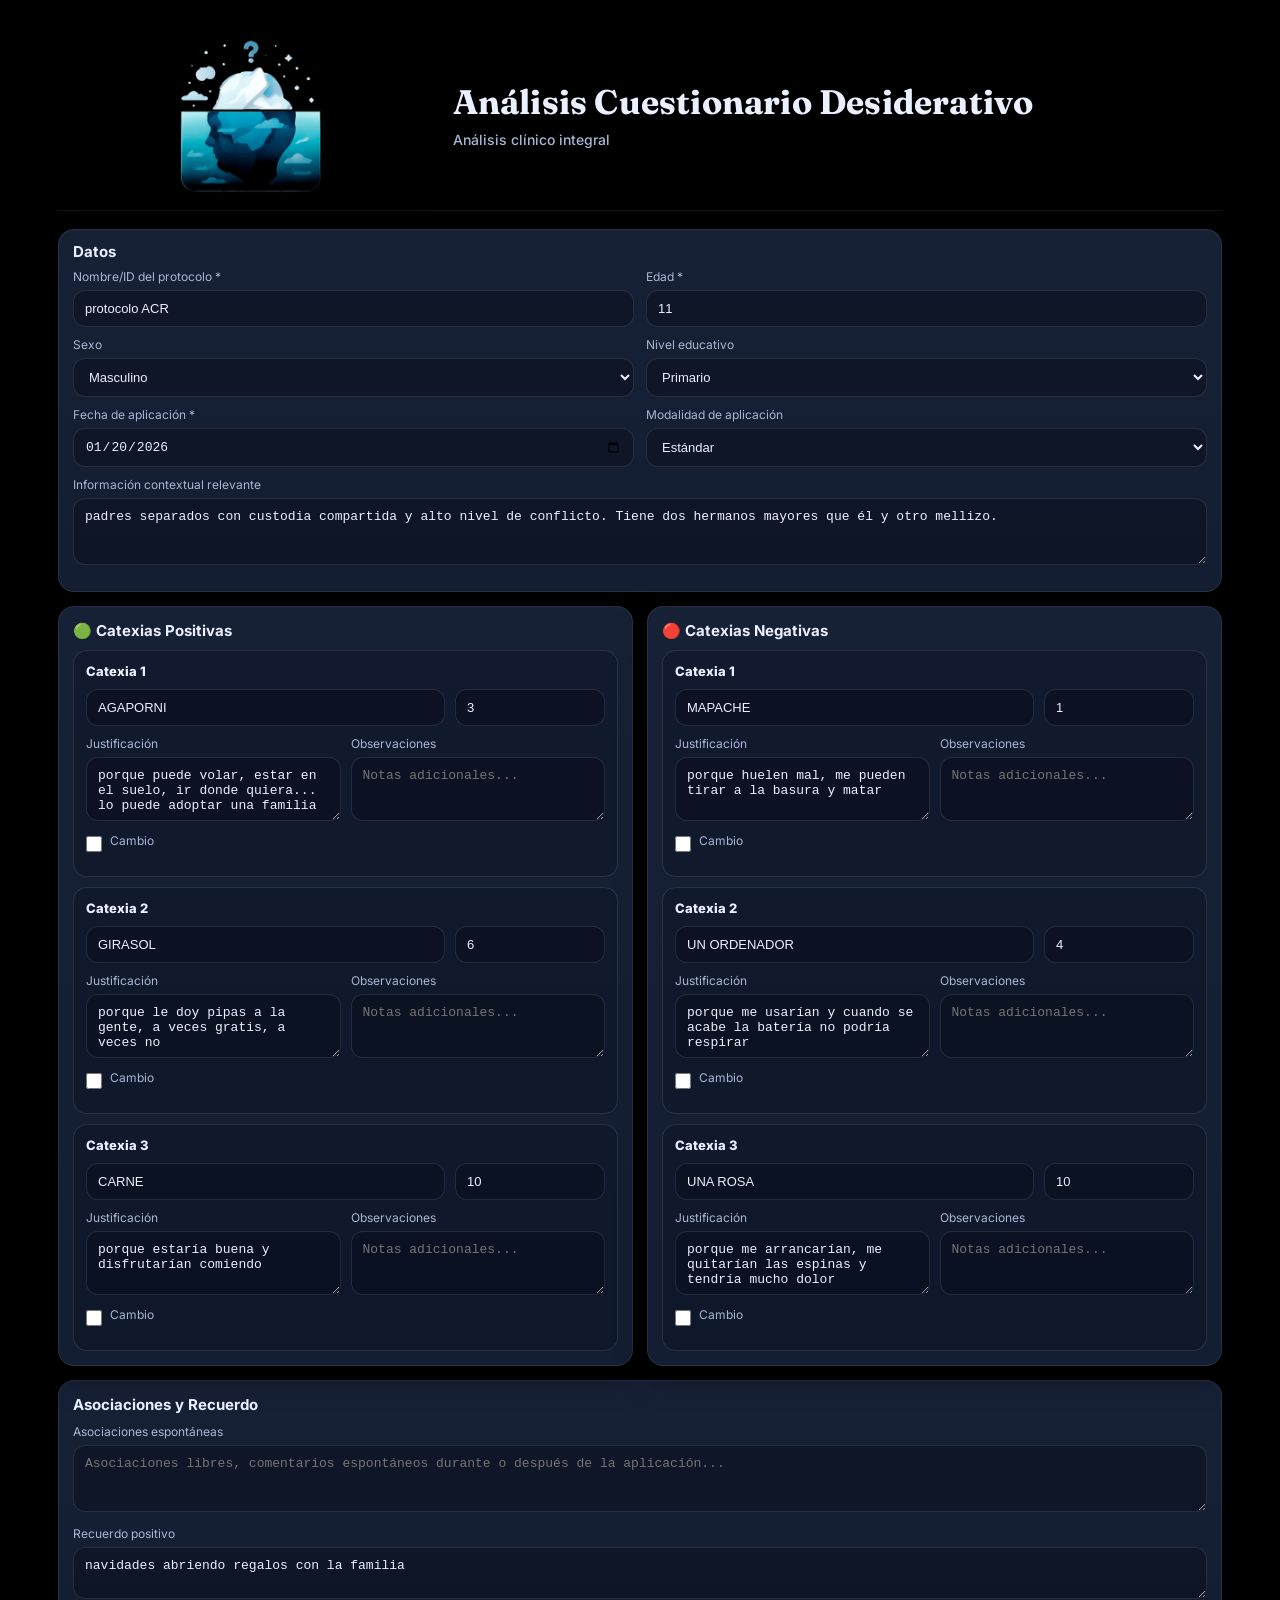
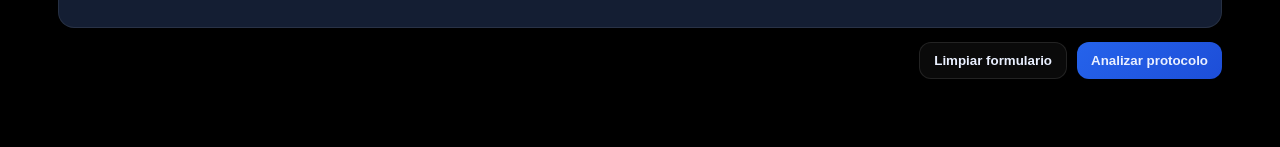
<file: index.html>
<!DOCTYPE html>
<html lang="es">
<head>
  <meta charset="UTF-8">
  <meta name="viewport" content="width=device-width, initial-scale=1.0">
  <title>Análisis Cuestionario Desiderativo</title>

  <link rel="stylesheet" href="form.css">
  <link rel="manifest" href="manifest.json">
  <meta name="theme-color" content="#2c3e50">

  <!-- Icono para pestaña/marcador -->
  <link rel="icon" href="icon black.png" type="image/png">
  <link rel="shortcut icon" href="icon black.png" type="image/png">

  <!-- Icono para iPhone / pantalla de inicio -->
  <link rel="apple-touch-icon" href="icon black.png">

  <link rel="preconnect" href="https://fonts.googleapis.com">
  <link rel="preconnect" href="https://fonts.gstatic.com" crossorigin>
  <link href="https://fonts.googleapis.com/css2?family=Inter:wght@400;500;600;700&family=Fraunces:opsz,wght@9..144,600;9..144,700&display=swap" rel="stylesheet">
</head>
<body>
  <div class="container">
    <header class="app-header">
      <div class="header-title">
        <img src="icon black.png" alt="Icono" class="app-icon">
        <div class="header-text">
          <h1 class="app-title">Análisis Cuestionario Desiderativo</h1>
          <p class="subtitle">Análisis clínico integral</p>
        </div>
      </div>
    </header>

    <main>
      <form id="desiderativo-form">
        <section class="form-section form-section--datos">
          <h2>Datos</h2>

          <div class="form-row">
            <div class="form-group">
              <label for="nombre">Nombre/ID del protocolo *</label>
              <input type="text" id="nombre" name="nombre" required placeholder="Ej: Protocolo ACR">
            </div>

            <div class="form-group">
              <label for="edad">Edad *</label>
              <input type="number" id="edad" name="edad" min="4" max="100" required placeholder="Años">
            </div>
          </div>

          <div class="form-row">
            <div class="form-group">
              <label for="genero">Sexo</label>
              <select id="genero" name="genero">
                <option value="">Seleccionar...</option>
                <option value="masculino">Masculino</option>
                <option value="femenino">Femenino</option>
                <option value="otro">Otro</option>
                <option value="no-especifica">Prefiere no especificar</option>
              </select>
            </div>

            <div class="form-group">
              <label for="nivel_educativo">Nivel educativo</label>
              <select id="nivel_educativo" name="nivel_educativo">
                <option value="">Seleccionar...</option>
                <option value="inicial">Inicial</option>
                <option value="primario">Primario</option>
                <option value="secundario">Secundario</option>
                <option value="terciario">Terciario</option>
                <option value="universitario">Universitario</option>
                <option value="posgrado">Posgrado</option>
              </select>
            </div>
          </div>

          <div class="form-row">
            <div class="form-group">
              <label for="fecha">Fecha de aplicación *</label>
              <input type="date" id="fecha" name="fecha" required>
            </div>

            <div class="form-group">
              <label for="modalidad">Modalidad de aplicación</label>
              <select id="modalidad" name="modalidad">
                <option value="estandar">Estándar</option>
                <option value="guiada">Guiada</option>
                <option value="modificada">Modificada</option>
              </select>
            </div>
          </div>

          <div class="form-group">
            <label for="informacion">Información contextual relevante</label>
            <textarea id="informacion" name="informacion" rows="3" placeholder="Motivo de consulta, antecedentes, observaciones de conducta durante la aplicación..."></textarea>
          </div>
        </section>

        <div class="catexias-two-col">
          <section class="form-section">
            <h2>🟢 Catexias Positivas</h2>
              <div id="positivas-container"></div>
          </section>

          <section class="form-section">
            <h2>🔴 Catexias Negativas</h2>
                <div id="negativas-container"></div>
          </section>
        </div>

        <section class="form-section">
          <h2>Asociaciones y Recuerdo</h2>

          <div class="form-group">
            <label for="asociaciones">Asociaciones espontáneas</label>
            <textarea id="asociaciones" name="asociaciones" rows="3" placeholder="Asociaciones libres, comentarios espontáneos durante o después de la aplicación..."></textarea>
          </div>

          <div class="form-group">
            <label for="recuerdo">Recuerdo positivo</label>
            <textarea id="recuerdo" name="recuerdo" rows="2" placeholder="Recuerdo positivo solicitado al finalizar..."></textarea>
          </div>
        </section>

        <section class="form-actions">
          <button type="button" id="limpiar" class="btn btn-secondary">Limpiar formulario</button>
          <button type="button" id="analizar" class="btn btn-primary">Analizar protocolo</button>
        </section>

        <div class="status-container">
          <div id="spinner" class="spinner" hidden></div>
          <p id="statusText" class="status-text"></p>
        </div>
      </form>

      <section id="result-section" class="result-section" style="display: none;">
        <div class="result-header">
          <h2>Informe de Análisis</h2>
          <button type="button" id="guardar-imprimir" class="btn btn-success">Guardar / Imprimir</button>
        </div>
        <textarea id="result-text" class="result-textarea" readonly></textarea>
      </section>
    </main>

    <footer class="app-footer" aria-hidden="true"></footer>
  </div>

  <script type="module" src="form.js"></script>
  <script>
    if ('serviceWorker' in navigator) {
      window.addEventListener('load', () => {
        navigator.serviceWorker.register('sw.js')
          .then(() => console.log('✓ Service Worker registrado'))
          .catch(err => console.log('✗ Error en Service Worker:', err));
      });
    }
  </script>
</body>
</html>
</file>
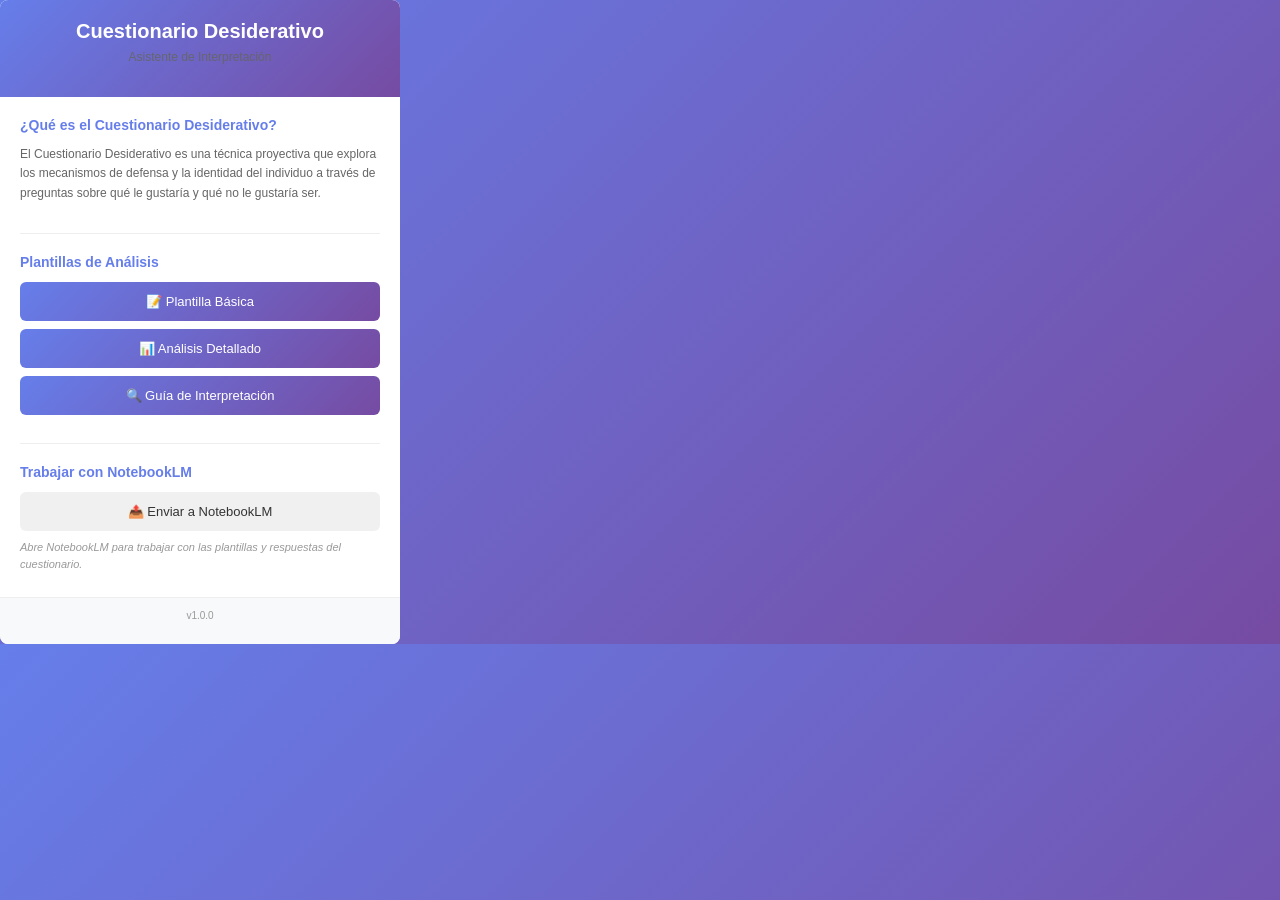
<file: popup.html>
<!DOCTYPE html>
<html lang="es">
<head>
  <meta charset="UTF-8">
  <meta name="viewport" content="width=device-width, initial-scale=1.0">
  <title>Desiderativo Assistant</title>
  <link rel="stylesheet" href="popup.css">
</head>
<body>
  <div class="container">
    <header>
      <h1>Cuestionario Desiderativo</h1>
      <p class="subtitle">Asistente de Interpretación</p>
    </header>

    <main>
      <section class="info-section">
        <h2>¿Qué es el Cuestionario Desiderativo?</h2>
        <p>El Cuestionario Desiderativo es una técnica proyectiva que explora los mecanismos de defensa y la identidad del individuo a través de preguntas sobre qué le gustaría y qué no le gustaría ser.</p>
      </section>

      <section class="action-section">
        <h2>Plantillas de Análisis</h2>
        <button id="btn-template-basic" class="btn btn-primary">
          📝 Plantilla Básica
        </button>
        <button id="btn-template-detailed" class="btn btn-primary">
          📊 Análisis Detallado
        </button>
        <button id="btn-template-interpretation" class="btn btn-primary">
          🔍 Guía de Interpretación
        </button>
      </section>

      <section class="notebook-section">
        <h2>Trabajar con NotebookLM</h2>
        <button id="btn-send-to-notebook" class="btn btn-secondary">
          📤 Enviar a NotebookLM
        </button>
        <p class="help-text">Abre NotebookLM para trabajar con las plantillas y respuestas del cuestionario.</p>
      </section>

      <section class="resources-section">
        <h2>Recursos</h2>
        <ul class="resource-list">
          <li><a href="#" id="link-guide" target="_blank">📚 Guía de Administración</a></li>
          <li><a href="#" id="link-interpretation" target="_blank">🎯 Criterios de Interpretación</a></li>
          <li><a href="#" id="link-examples" target="_blank">💡 Ejemplos de Casos</a></li>
        </ul>
      </section>
    </main>

    <footer>
      <p class="version">v1.0.0</p>
    </footer>
  </div>
  <script src="popup.js"></script>
</body>
</html>
</file>
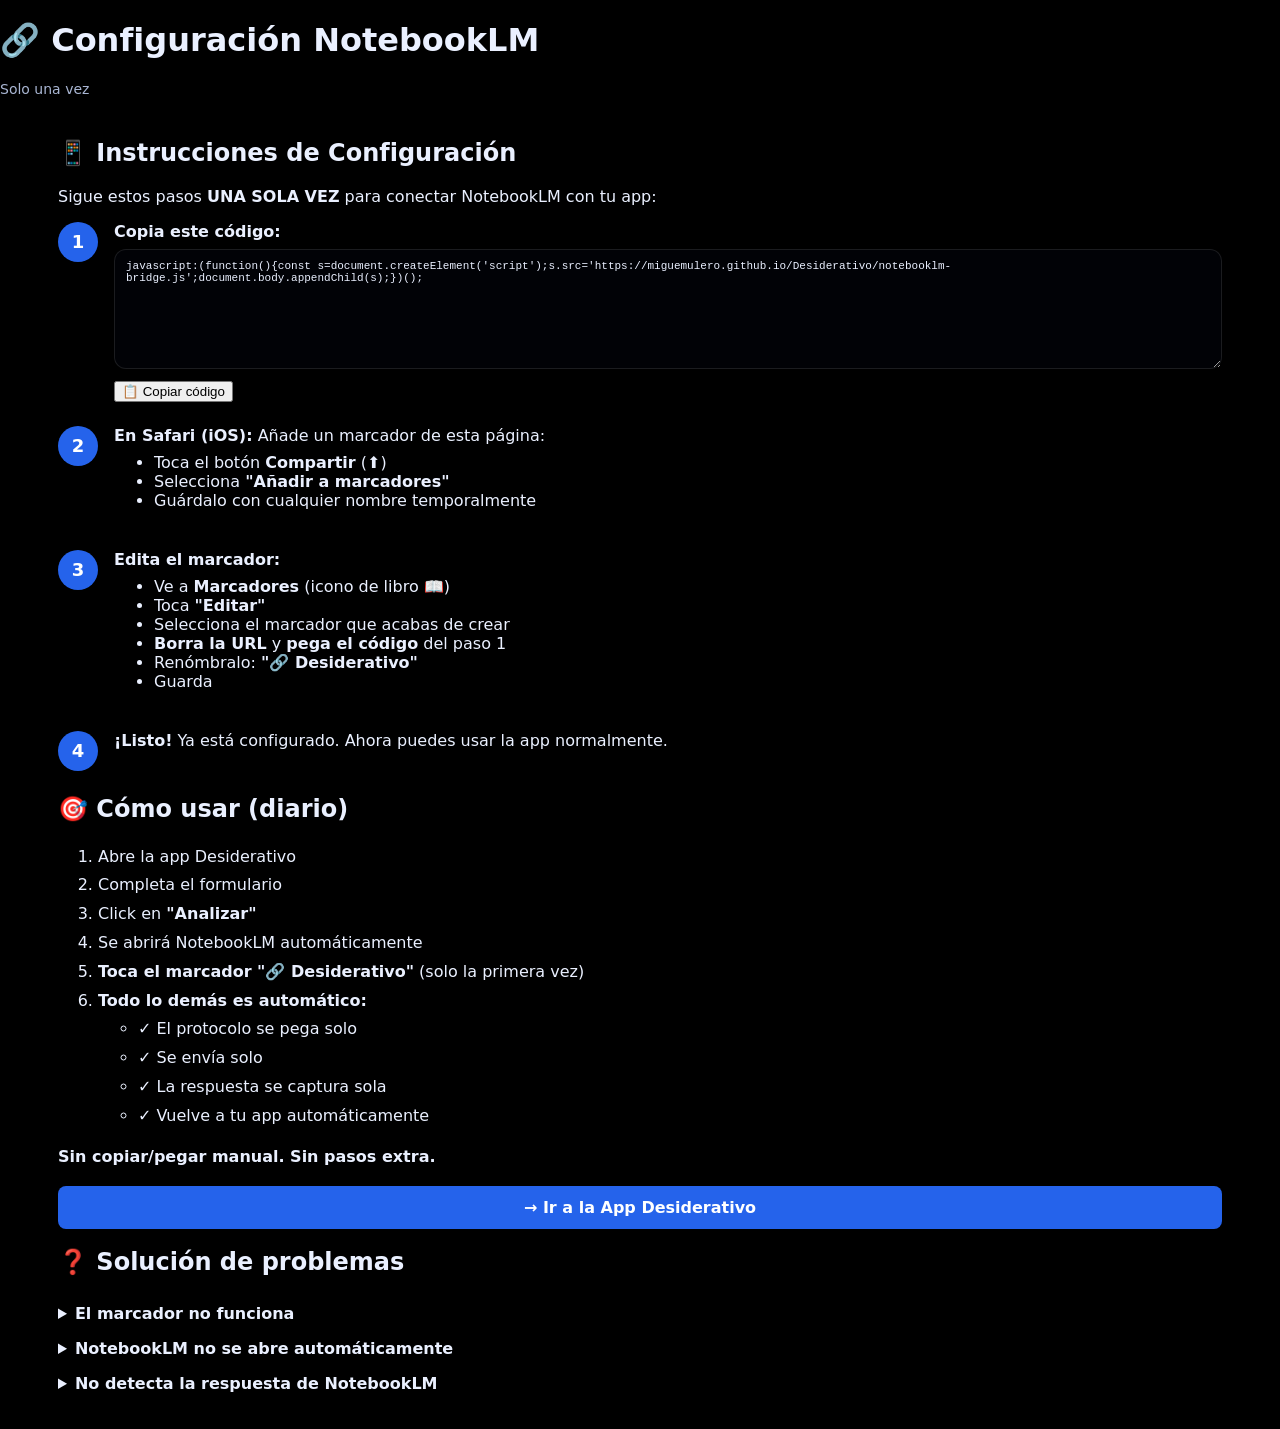
<file: setup.html>
<!DOCTYPE html>
<html lang="es">
<head>
  <meta charset="UTF-8">
  <meta name="viewport" content="width=device-width, initial-scale=1.0">
  <title>Configurar NotebookLM Bridge</title>
  <link rel="stylesheet" href="form.css">
  <style>
    .step {
      display: flex;
      gap: 16px;
      margin-bottom: 24px;
      align-items: flex-start;
    }
    .step-number {
      width: 40px;
      height: 40px;
      background: var(--primary);
      color: white;
      border-radius: 50%;
      display: flex;
      align-items: center;
      justify-content: center;
      font-weight: 700;
      font-size: 18px;
      flex-shrink: 0;
    }
    .step > div {
      flex: 1;
    }
    textarea {
      width: 100%;
      height: 120px;
      margin-top: 8px;
      font-size: 11px;
      font-family: monospace;
    }
    button {
      margin-top: 8px;
    }
    ol {
      line-height: 1.8;
    }
    a.btn-link {
      display: block;
      text-align: center;
      margin-top: 20px;
      padding: 12px;
      text-decoration: none;
      background: var(--primary);
      color: white;
      border-radius: 8px;
      font-weight: 600;
    }
    a.btn-link:hover {
      background: var(--primary-hover);
    }
  </style>
</head>
<body>
  <header class="topbar">
    <div>
      <h1>🔗 Configuración NotebookLM</h1>
      <p class="subtitle">Solo una vez</p>
    </div>
  </header>

  <main class="container">
    <div class="card">
      <h2>📱 Instrucciones de Configuración</h2>
      <p>Sigue estos pasos <strong>UNA SOLA VEZ</strong> para conectar NotebookLM con tu app:</p>
    </div>

    <div class="card">
      <div class="step">
        <span class="step-number">1</span>
        <div>
          <strong>Copia este código:</strong>
          <textarea id="bookmarklet-code" readonly>javascript:(function(){const s=document.createElement('script');s.src='https://miguemulero.github.io/Desiderativo/notebooklm-bridge.js';document.body.appendChild(s);})();</textarea>
          <button onclick="copyCode()" class="primary">📋 Copiar código</button>
          <span id="copy-status" style="margin-left: 8px; color: var(--success); display: none;">✓ Copiado</span>
        </div>
      </div>

      <div class="step">
        <span class="step-number">2</span>
        <div>
          <strong>En Safari (iOS):</strong> Añade un marcador de esta página:
          <ul style="margin-top: 8px;">
            <li>Toca el botón <strong>Compartir</strong> (⬆️)</li>
            <li>Selecciona <strong>"Añadir a marcadores"</strong></li>
            <li>Guárdalo con cualquier nombre temporalmente</li>
          </ul>
        </div>
      </div>

      <div class="step">
        <span class="step-number">3</span>
        <div>
          <strong>Edita el marcador:</strong>
          <ul style="margin-top: 8px;">
            <li>Ve a <strong>Marcadores</strong> (icono de libro 📖)</li>
            <li>Toca <strong>"Editar"</strong></li>
            <li>Selecciona el marcador que acabas de crear</li>
            <li><strong>Borra la URL</strong> y <strong>pega el código</strong> del paso 1</li>
            <li>Renómbralo: <strong>"🔗 Desiderativo"</strong></li>
            <li>Guarda</li>
          </ul>
        </div>
      </div>

      <div class="step">
        <span class="step-number">4</span>
        <div>
          <strong>¡Listo!</strong> Ya está configurado. Ahora puedes usar la app normalmente.
        </div>
      </div>
    </div>

    <div class="card">
      <h2>🎯 Cómo usar (diario)</h2>
      <ol>
        <li>Abre la app Desiderativo</li>
        <li>Completa el formulario</li>
        <li>Click en <strong>"Analizar"</strong></li>
        <li>Se abrirá NotebookLM automáticamente</li>
        <li><strong>Toca el marcador "🔗 Desiderativo"</strong> (solo la primera vez)</li>
        <li><strong>Todo lo demás es automático:</strong>
          <ul>
            <li>✓ El protocolo se pega solo</li>
            <li>✓ Se envía solo</li>
            <li>✓ La respuesta se captura sola</li>
            <li>✓ Vuelve a tu app automáticamente</li>
          </ul>
        </li>
      </ol>
      <p><strong>Sin copiar/pegar manual. Sin pasos extra.</strong></p>
      
      <a href="index.html" class="btn-link">
        → Ir a la App Desiderativo
      </a>
    </div>

    <div class="card">
      <h2>❓ Solución de problemas</h2>
      <details>
        <summary style="cursor: pointer; font-weight: 600; padding: 8px 0;">El marcador no funciona</summary>
        <p style="margin-top: 8px;">Verifica que:
          <ul>
            <li>El código comienza con <code>javascript:(function()</code></li>
            <li>No tiene espacios antes de <code>javascript:</code></li>
            <li>Lo pegaste en el campo URL del marcador, no en el nombre</li>
          </ul>
        </p>
      </details>
      
      <details>
        <summary style="cursor: pointer; font-weight: 600; padding: 8px 0;">NotebookLM no se abre automáticamente</summary>
        <p style="margin-top: 8px;">Es normal. Simplemente ábrelo manualmente y toca el marcador "🔗 Desiderativo".</p>
      </details>
      
      <details>
        <summary style="cursor: pointer; font-weight: 600; padding: 8px 0;">No detecta la respuesta de NotebookLM</summary>
        <p style="margin-top: 8px;">Asegúrate de que:
          <ul>
            <li>Tocaste el marcador DESPUÉS de que NotebookLM se abrió</li>
            <li>La respuesta terminó de generarse (dice "FIN DEL INFORME")</li>
            <li>Ambas pestañas/ventanas están abiertas (la app y NotebookLM)</li>
          </ul>
        </p>
      </details>
    </div>
  </main>

  <script>
    function copyCode() {
      const textarea = document.getElementById('bookmarklet-code');
      textarea.select();
      document.execCommand('copy');
      
      // Mostrar confirmación
      const status = document.getElementById('copy-status');
      status.style.display = 'inline';
      setTimeout(() => {
        status.style.display = 'none';
      }, 2000);
    }
  </script>
</body>
</html>
</file>
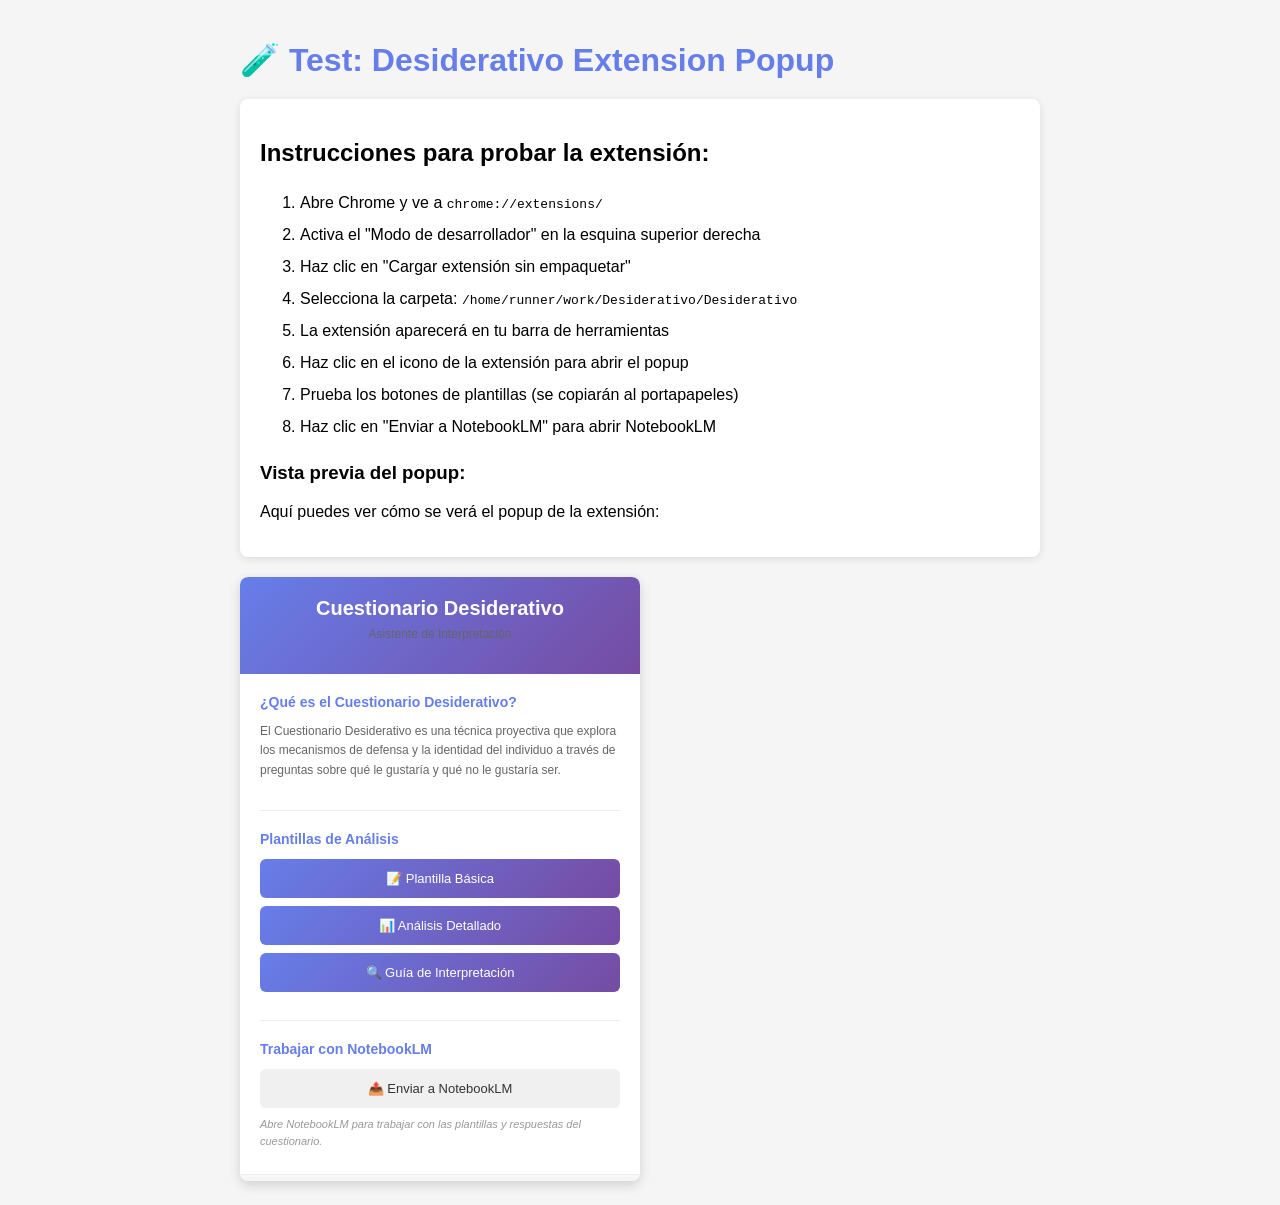
<file: test.html>
<!DOCTYPE html>
<html lang="es">
<head>
  <meta charset="UTF-8">
  <meta name="viewport" content="width=device-width, initial-scale=1.0">
  <title>Test Extension Popup</title>
  <style>
    body {
      margin: 0;
      padding: 20px;
      font-family: Arial, sans-serif;
      background: #f5f5f5;
    }
    .test-container {
      max-width: 800px;
      margin: 0 auto;
    }
    h1 {
      color: #667eea;
      margin-bottom: 20px;
    }
    .instructions {
      background: white;
      padding: 20px;
      border-radius: 8px;
      margin-bottom: 20px;
      box-shadow: 0 2px 8px rgba(0,0,0,0.1);
    }
    .popup-container {
      display: inline-block;
      box-shadow: 0 4px 12px rgba(0,0,0,0.15);
      border-radius: 8px;
      overflow: hidden;
    }
    iframe {
      border: none;
      width: 400px;
      height: 600px;
    }
    ol {
      line-height: 2;
    }
  </style>
</head>
<body>
  <div class="test-container">
    <h1>🧪 Test: Desiderativo Extension Popup</h1>
    
    <div class="instructions">
      <h2>Instrucciones para probar la extensión:</h2>
      <ol>
        <li>Abre Chrome y ve a <code>chrome://extensions/</code></li>
        <li>Activa el "Modo de desarrollador" en la esquina superior derecha</li>
        <li>Haz clic en "Cargar extensión sin empaquetar"</li>
        <li>Selecciona la carpeta: <code>/home/runner/work/Desiderativo/Desiderativo</code></li>
        <li>La extensión aparecerá en tu barra de herramientas</li>
        <li>Haz clic en el icono de la extensión para abrir el popup</li>
        <li>Prueba los botones de plantillas (se copiarán al portapapeles)</li>
        <li>Haz clic en "Enviar a NotebookLM" para abrir NotebookLM</li>
      </ol>

      <h3>Vista previa del popup:</h3>
      <p>Aquí puedes ver cómo se verá el popup de la extensión:</p>
    </div>

    <div class="popup-container">
      <iframe src="popup.html"></iframe>
    </div>
  </div>
</body>
</html>
</file>
<file: form.css>
:root{
  --bg:#000000;
  --card:#0f1a2f;
  --border:#24324d;
  --text:#eaf0ff;
  --muted:#a9b6d3;
  --primary:#2563eb;
  --primary-2:#1d4ed8;
  --success:#10b981;
  --danger:#ef4444;
  --shadow: rgba(0,0,0,0.35);
}

*{ box-sizing:border-box; }

body{
  margin:0;
  font-family: Inter, ui-sans-serif, system-ui, -apple-system, Segoe UI, Roboto, Arial;
  background: var(--bg);
  color:var(--text);
}

.container{
  max-width: 1200px;
  margin: 0 auto;
  padding: 22px 18px 28px;
}

/* Header */
.app-header{
  padding: 14px 10px 14px;
  border-bottom: 1px solid rgba(255,255,255,.08);
  margin-bottom: 18px;
}

.header-title{
  display:flex;
  align-items:center;
  justify-content:center;
  gap: 14px;
}

/* 1/3 icono, 2/3 textos */
.app-icon{
  width: clamp(92px, 28vw, 160px);
  height: clamp(92px, 28vw, 160px);
  border-radius: 14px;
  box-shadow: 0 10px 20px rgba(0,0,0,.35);
  flex: 0 0 33%;
  object-fit: contain;
}

.header-text{
  flex: 0 0 67%;
  display:flex;
  flex-direction:column;
  align-items:flex-start;
  justify-content:center;
  min-width: 0;
}

.app-title{
  margin:0;
  font-family: "Fraunces", ui-serif, Georgia, "Times New Roman", Times, serif;
  font-size: 34px; /* más grande en escritorio */
  letter-spacing: .2px;
  font-weight: 700;
  text-align:left;
  line-height: 1.1;
}

.subtitle{
  margin:10px 0 0;
  color:var(--muted);
  font-size: 14px;
  font-weight: 500;
  text-align:left;
}

/* Sections */
.form-section{
  background: linear-gradient(180deg, rgba(255,255,255,.03) 0%, rgba(255,255,255,.02) 100%), var(--card);
  border: 1px solid rgba(255,255,255,.08);
  border-radius: 16px;
  padding: 14px;
  margin-bottom: 14px;
  box-shadow: 0 14px 30px var(--shadow);
}

.form-section h2{
  margin: 0 0 10px;
  font-size: 15px;
  font-weight: 700;
}

/* Datos: un poco menos de altura (menos padding + menos margen del título) */
.form-section--datos{
  padding: 12px 14px;
}
.form-section--datos h2{
  margin: 0 0 8px;
}

.section-description{
  margin: -4px 0 12px;
  color: var(--muted);
  font-size: 12px;
}

.form-row{
  display:grid;
  grid-template-columns: 1fr 1fr;
  gap: 12px;
}

.form-group{ margin-bottom: 10px; }

label{
  display:block;
  font-size: 12px;
  color: var(--muted);
  margin-bottom: 6px;
}

input, select, textarea{
  width: 100%;
  border-radius: 12px;
  border: 1px solid rgba(255,255,255,.10);
  background: rgba(3, 7, 18, .35);
  color: var(--text);
  padding: 10px 11px;
  font-size: 13px;
  outline: none;
}

textarea{ resize: vertical; }

input:focus, select:focus, textarea:focus{
  border-color: rgba(37,99,235,.8);
  box-shadow: 0 0 0 4px rgba(37,99,235,.18);
}

/* Catexias en 2 columnas */
.catexias-two-col{
  display:grid;
  grid-template-columns: 1fr 1fr;
  gap: 14px;
  align-items: start;
}

/* Botones */
.form-actions{
  display:flex;
  gap: 10px;
  justify-content: flex-end;
  margin: 14px 0 6px;
}

.btn{
  border: 1px solid rgba(255,255,255,.10);
  border-radius: 12px;
  padding: 10px 14px;
  font-weight: 650;
  cursor: pointer;
  display: inline-flex;
  align-items:center;
  gap: 8px;
  background: rgba(255,255,255,.04);
  color: var(--text);
}

.btn-primary{
  border: 0;
  background: linear-gradient(135deg, var(--primary) 0%, var(--primary-2) 100%);
}
.btn-secondary{ background: rgba(255,255,255,.04); }
.btn-success{
  border: 0;
  background: linear-gradient(135deg, #16a34a 0%, #10b981 100%);
}
.btn-danger{
  border: 0;
  background: var(--danger);
  color: white;
}
.btn:disabled{ opacity:.6; cursor:not-allowed; }

/* Status */
.status-container{
  min-height: 34px;
  display:flex;
  align-items:center;
  gap: 10px;
  color: var(--muted);
}

.spinner{
  width: 18px;
  height: 18px;
  border-radius: 50%;
  border: 3px solid rgba(255,255,255,.15);
  border-top-color: var(--primary);
  animation: spin .8s linear infinite;
}
@keyframes spin { to { transform: rotate(360deg); } }

/* Resultado */
.result-section{
  background: linear-gradient(180deg, rgba(255,255,255,.03) 0%, rgba(255,255,255,.02) 100%), var(--card);
  border: 1px solid rgba(16,185,129,.45);
  border-radius: 16px;
  padding: 14px;
  margin-top: 12px;
  box-shadow: 0 14px 30px var(--shadow);
}

.result-header{
  display:flex;
  align-items:center;
  justify-content: space-between;
  gap: 10px;
  margin-bottom: 10px;
}

textarea.result-textarea{
  width: 100%;
  min-height: 240px;
  height: auto;

  font-family: ui-monospace, SFMono-Regular, Menlo, Monaco, Consolas, "Courier New", monospace;
  line-height: 1.45;
  white-space: pre-wrap;

  overflow: hidden;
  overflow-y: hidden;
  resize: none !important;
  max-height: none;
}

/* Catexias */
#positivas-container, #negativas-container{
  display:flex;
  flex-direction:column;
  gap: 10px;
}

.catexia-item{
  border: 1px solid rgba(255,255,255,.10);
  border-radius: 14px;
  padding: 12px;
  background: rgba(3,7,18,.22);
}

.catexia-header{
  font-size: 13px;
  font-weight: 800;
  margin-bottom: 10px;
}

.catexia-main{
  display:grid;
  grid-template-columns: 1fr 150px;
  gap: 10px;
  margin-bottom: 10px;
}

.catexia-texts{
  display:grid;
  grid-template-columns: 1fr 1fr;
  gap: 10px;
  margin-bottom: 8px;
}

.catexia-texts textarea{ min-height: 64px; }

.checkbox-row{
  display:flex;
  align-items:center;
  gap: 8px;
  margin: 6px 0 8px;
}

.checkbox-row input[type="checkbox"]{
  width: 16px;
  height: 16px;
  margin: 0;
}

.add-btn{
  width: 100%;
  padding: 10px 12px;
  border-radius: 12px;
  border: 1px dashed rgba(255,255,255,.18);
  background: rgba(255,255,255,.03);
  color: var(--text);
  cursor: pointer;
  font-weight: 700;
}

.extras-container{
  margin-top: 10px;
  display:flex;
  flex-direction:column;
  gap: 10px;
}

.extra-response{
  display:grid;
  grid-template-columns: 1fr 140px 44px;
  gap: 10px;
  align-items:center;
}

.remove-btn{
  width: 44px;
  height: 40px;
  border-radius: 12px;
  font-size: 18px;
  display:flex;
  align-items:center;
  justify-content:center;
  padding: 0;
}

/* Responsive */
@media (max-width: 900px){
  .catexias-two-col{ grid-template-columns: 1fr; }
}

/* iPhone / pantallas pequeñas: título algo más chico para que respire */
@media (max-width: 820px){
  .form-row{ grid-template-columns: 1fr; }
  .catexia-main{ grid-template-columns: 1fr; }
  .catexia-texts{ grid-template-columns: 1fr; }
  .extra-response{ grid-template-columns: 1fr; }
  .form-actions{ justify-content: stretch; flex-direction: column; }
  .btn{ justify-content: center; }

  .header-title{
    justify-content: flex-start;
  }

  .app-title{
    font-size: 26px;
  }
}

/* Print (ORIGINAL) */
@media print{
  body{ background: white; color: black; }
  .app-header, .form-actions, .status-container{ display:none !important; }
  .form-section{ box-shadow:none; border: 1px solid #999; }
  .result-section{ border: none; box-shadow:none; }
  textarea, input, select{ color: black; background: white; border: 1px solid #666; }
  .result-textarea{ overflow: visible; }
}

/* Footer oculto */
.app-footer{ display:none; }


/* =========================================================
   CAMBIOS PEDIDOS (AÑADIDOS) - sin tocar el resto del CSS
   1) Durante análisis: barra de progreso (indeterminada)
   2) Imprimir: que el protocolo ocupe 1 página (compactar)
   ========================================================= */

/* 1) Barra de progreso (se muestra dentro del status-container) */
.progress-bar{
  width: min(520px, 100%);
  height: 10px;
  border-radius: 999px;
  background: rgba(255,255,255,.12);
  overflow: hidden;
  border: 1px solid rgba(255,255,255,.10);
}

.progress-bar__fill{
  height: 100%;
  width: 40%;
  background: linear-gradient(90deg, rgba(37,99,235,.2), rgba(37,99,235,1), rgba(37,99,235,.2));
  animation: progressIndeterminate 1.2s ease-in-out infinite;
  border-radius: 999px;
}

@keyframes progressIndeterminate{
  0%{ transform: translateX(-120%); }
  100%{ transform: translateX(320%); }
}

/* 2) Print: compactar el formulario para que no “explote” en páginas.
   - No cambiamos tu lógica, solo reducimos densidad para impresión.
   - Mantengo visible el formulario (a diferencia de ocultarlo), pero lo comprimo.
*/
@media print{
  /* Reduce tipografía para que entre */
  body{ font-size: 10pt; }
  label{ font-size: 9pt; margin-bottom: 2px; }
  input, select, textarea{ font-size: 9pt; padding: 4px 6px; border-radius: 6px; }

  /* Reduce espacios */
  .container{ max-width: none; padding: 0; }
  .form-section{ padding: 8px; margin-bottom: 8px; }
  .catexia-item{ padding: 6px; }
  .catexia-header{ margin-bottom: 4px; font-size: 10pt; }
  .catexia-main{ gap: 6px; margin-bottom: 6px; }
  .catexia-texts{ gap: 6px; margin-bottom: 4px; }

  /* Evitar que textareas ocupen demasiado alto al imprimir */
  textarea{ resize: none !important; overflow: hidden !important; }
  #informacion{ max-height: 4.5cm; }
  #asociaciones{ max-height: 3.8cm; }
  #recuerdo{ max-height: 2.2cm; }
  .catexia-texts textarea{ max-height: 2.2cm; min-height: 0; }

  /* Evita saltos innecesarios dentro de items */
  .catexia-item{ page-break-inside: avoid; break-inside: avoid; }

  /* Objetivo: que el protocolo sea 1 página.
     Esto fuerza el formulario a caber; si aún no cupiera por demasiadas catexias,
     la única forma garantizada es crear una "vista de impresión compacta".
  */
  #desiderativo-form{ page-break-inside: avoid; break-inside: avoid; }

  /* El informe puede ir después (página siguiente si hace falta) */
  #result-section{ page-break-before: always; break-before: page; }
}
</file>
<file: popup.css>
* {
  margin: 0;
  padding: 0;
  box-sizing: border-box;
}

body {
  font-family: 'Segoe UI', Tahoma, Geneva, Verdana, sans-serif;
  width: 400px;
  background: linear-gradient(135deg, #667eea 0%, #764ba2 100%);
  color: #333;
}

.container {
  background: white;
  margin: 0;
  border-radius: 8px;
  overflow: hidden;
}

header {
  background: linear-gradient(135deg, #667eea 0%, #764ba2 100%);
  color: white;
  padding: 20px;
  text-align: center;
}

header h1 {
  font-size: 20px;
  margin-bottom: 5px;
  font-weight: 600;
}

.subtitle {
  font-size: 12px;
  opacity: 0.9;
}

main {
  padding: 20px;
  max-height: 500px;
  overflow-y: auto;
}

section {
  margin-bottom: 20px;
  padding-bottom: 20px;
  border-bottom: 1px solid #eee;
}

section:last-child {
  border-bottom: none;
}

h2 {
  font-size: 14px;
  font-weight: 600;
  color: #667eea;
  margin-bottom: 12px;
}

p {
  font-size: 12px;
  line-height: 1.6;
  color: #666;
  margin-bottom: 10px;
}

.btn {
  width: 100%;
  padding: 12px;
  margin-bottom: 8px;
  border: none;
  border-radius: 6px;
  font-size: 13px;
  font-weight: 500;
  cursor: pointer;
  transition: all 0.3s ease;
  display: flex;
  align-items: center;
  justify-content: center;
  gap: 8px;
}

.btn-primary {
  background: linear-gradient(135deg, #667eea 0%, #764ba2 100%);
  color: white;
}

.btn-primary:hover {
  transform: translateY(-2px);
  box-shadow: 0 4px 12px rgba(102, 126, 234, 0.4);
}

.btn-secondary {
  background: #f0f0f0;
  color: #333;
}

.btn-secondary:hover {
  background: #e0e0e0;
  transform: translateY(-2px);
}

.help-text {
  font-size: 11px;
  color: #999;
  font-style: italic;
  margin-top: 8px;
}

.resource-list {
  list-style: none;
}

.resource-list li {
  margin-bottom: 8px;
}

.resource-list a {
  display: flex;
  align-items: center;
  gap: 8px;
  padding: 8px 12px;
  background: #f8f9fa;
  border-radius: 6px;
  text-decoration: none;
  color: #333;
  font-size: 12px;
  transition: all 0.3s ease;
}

.resource-list a:hover {
  background: #e9ecef;
  transform: translateX(4px);
}

footer {
  background: #f8f9fa;
  padding: 10px;
  text-align: center;
  border-top: 1px solid #eee;
}

.version {
  font-size: 10px;
  color: #999;
}

/* Scrollbar styling */
main::-webkit-scrollbar {
  width: 6px;
}

main::-webkit-scrollbar-track {
  background: #f1f1f1;
}

main::-webkit-scrollbar-thumb {
  background: #667eea;
  border-radius: 3px;
}

main::-webkit-scrollbar-thumb:hover {
  background: #764ba2;
}
</file>
